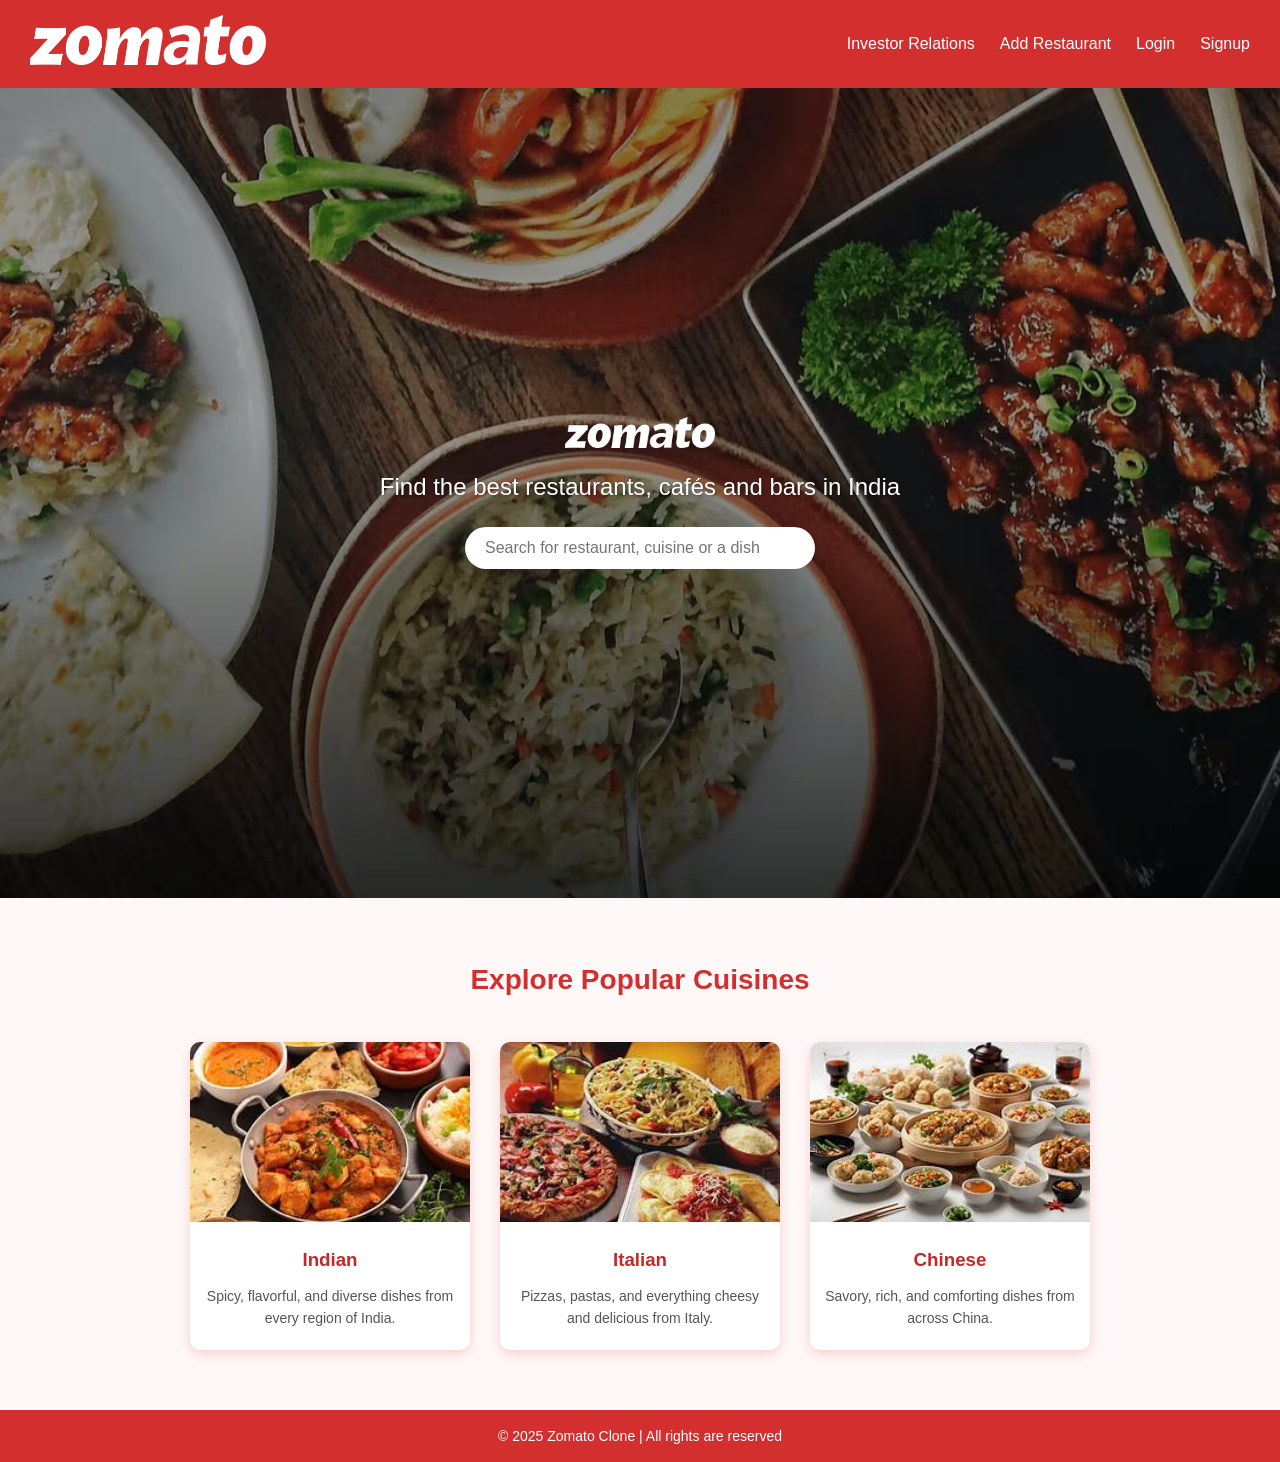
<file: Zomato Clone Website/index.html>
<!DOCTYPE html>
<html lang="en">
<head>
  <meta charset="UTF-8" />
  <meta name="viewport" content="width=device-width, initial-scale=1.0"/>
  <title>ZOMATO - Order Food Online</title>
  <link rel="stylesheet" href="css/style.css" />
</head>
<body>

  <!-- Header -->
  <header>
    <div class="logo">
      <img src="img/logo.png" alt="Zomato Logo" />
    </div>
    <nav>
      <ul>
        <li><a href="investorRelations.html">Investor Relations</a></li>
        <li><a href="add-restaurant.html">Add Restaurant</a></li>
        <li><a href="login.html">Login</a></li>
        <li><a href="signup.html">Signup</a></li>
      </ul>
    </nav>
  </header>

  <!-- Main Content -->
  <main>
    <!-- Hero Section -->
    <section class="hero">
      <img src="img/logo.png" alt="Zomato Main Logo" />
      <p>Find the best restaurants, cafés and bars in India</p>
      <input type="text" placeholder="Search for restaurant, cuisine or a dish" />
    </section>

    <!-- Food Info Section -->
    <section class="food-info">
      <h2>Explore Popular Cuisines</h2>
      <div class="cards">
        <div class="card">
          <img src="img/indian.jpg" alt="Indian Food" />
          <h3>Indian</h3>
          <p>Spicy, flavorful, and diverse dishes from every region of India.</p>
        </div>
        <div class="card">
          <img src="img/italian.jpg" alt="Italian Food" />
          <h3>Italian</h3>
          <p>Pizzas, pastas, and everything cheesy and delicious from Italy.</p>
        </div>
        <div class="card">
          <img src="img/chinese.jpg" alt="Chinese Food" />
          <h3>Chinese</h3>
          <p>Savory, rich, and comforting dishes from across China.</p>
        </div>
      </div>
    </section>
  </main>

  <!-- Footer -->
  <footer>
    &copy; 2025 Zomato Clone | All rights are reserved
  </footer>

  <!-- JavaScript -->
  <script src="js/script.js"></script>
</body>
</html>
</file>
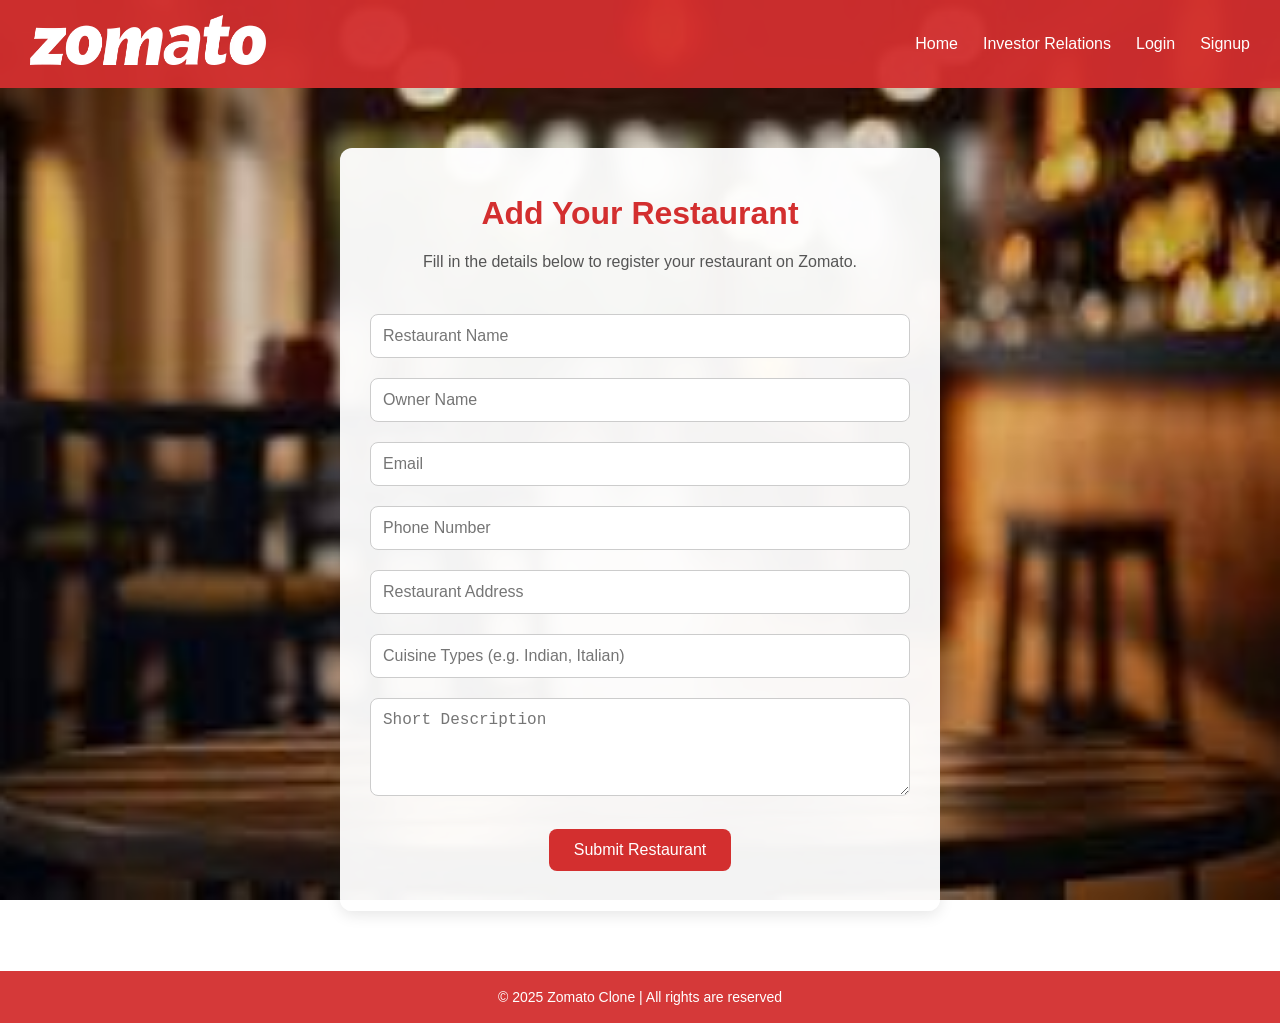
<file: Zomato Clone Website/add-restaurant.html>
<!DOCTYPE html>
<html lang="en">
<head>
  <meta charset="UTF-8" />
  <meta name="viewport" content="width=device-width, initial-scale=1.0"/>
  <title>Add Restaurant - Zomato Clone</title>
  <link rel="stylesheet" href="css/add-restaurant.css" />
</head>
<body>

  <!-- Header -->
  <header>
    <div class="logo">
      <img src="img/logo.png" alt="Zomato Logo" />
    </div>
    <nav>
      <ul>
        <li><a href="index.html">Home</a></li>
        <li><a href="investor.html">Investor Relations</a></li>
        <li><a href="login.html">Login</a></li>
        <li><a href="signup.html">Signup</a></li>
      </ul>
    </nav>
  </header>

  <!-- Main Content -->
  <main class="add-restaurant-form">
    <h1>Add Your Restaurant</h1>
    <p>Fill in the details below to register your restaurant on Zomato.</p>

    <form id="restaurantForm">
      <input type="text" id="name" placeholder="Restaurant Name" required />
      <input type="text" id="owner" placeholder="Owner Name" required />
      <input type="email" id="email" placeholder="Email" required />
      <input type="tel" id="phone" placeholder="Phone Number" required />
      <input type="text" id="address" placeholder="Restaurant Address" required />
      <input type="text" id="cuisine" placeholder="Cuisine Types (e.g. Indian, Italian)" required />
      <textarea id="description" placeholder="Short Description" rows="4" required></textarea>
      <button type="submit">Submit Restaurant</button>
    </form>

    <div id="successMessage" class="hidden">✅ Your restaurant was submitted successfully!</div>
  </main>

  <!-- Footer -->
  <footer>
    &copy; 2025 Zomato Clone | All rights are reserved
  </footer>

  <script src="js/add-restaurant.js"></script>
</body>
</html>
</file>
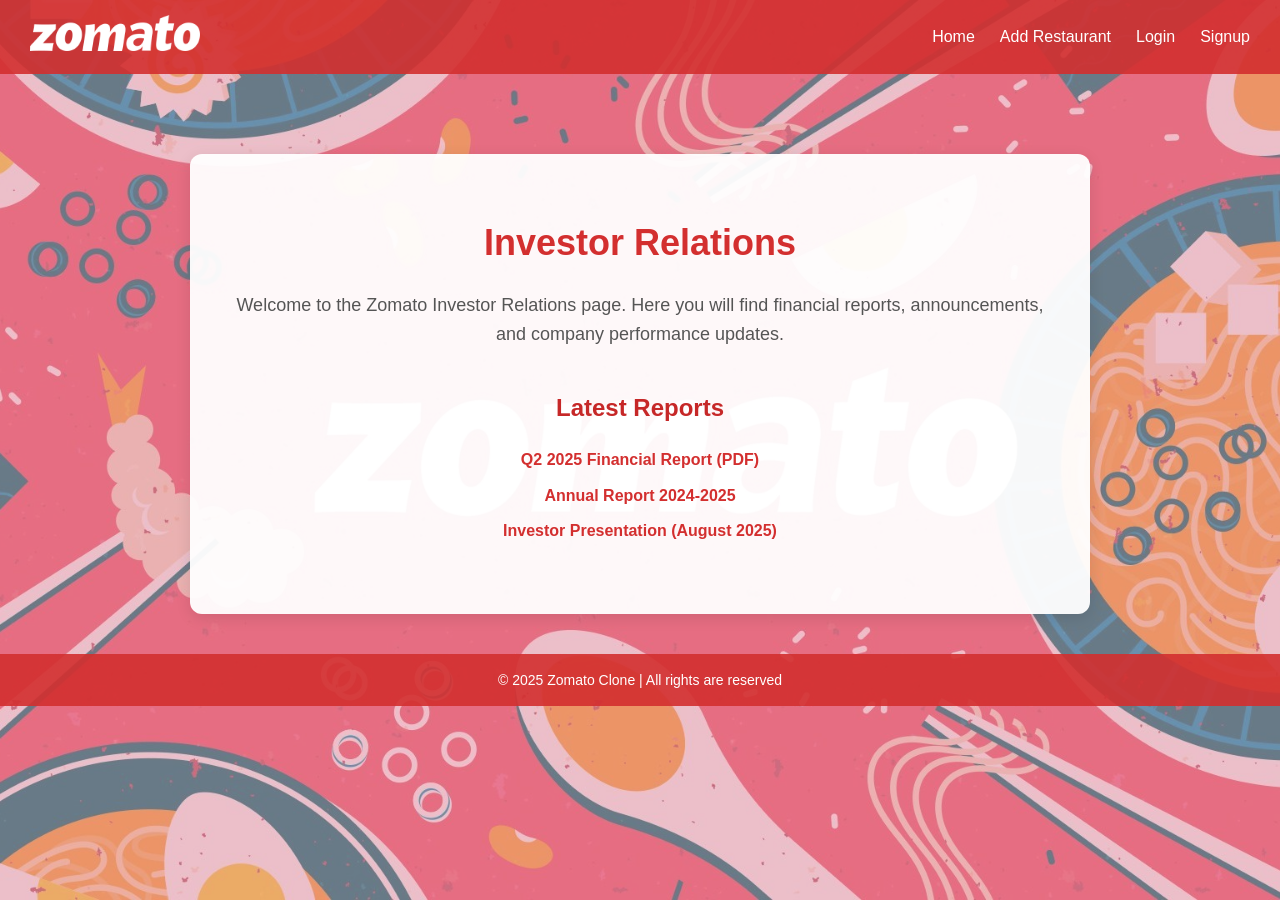
<file: Zomato Clone Website/investorRelations.html>
<!DOCTYPE html>
<html lang="en">
<head>
  <meta charset="UTF-8" />
  <meta name="viewport" content="width=device-width, initial-scale=1.0"/>
  <title>Investor Relations - Zomato Clone</title>
  <link rel="stylesheet" href="css/investor.css" />
</head>
<body>

  <!-- Header -->
  <header>
    <div class="logo">
      <img src="img/logo.png" alt="Zomato Logo" />
    </div>
    <nav>
      <ul>
        <li><a href="index.html">Home</a></li>
        <li><a href="add-restaurant.html">Add Restaurant</a></li>
        <li><a href="login.html">Login</a></li>
        <li><a href="signup.html">Signup</a></li>
      </ul>
    </nav>
  </header>

  <!-- Main Content -->
  <main class="investor-content">
    <h1>Investor Relations</h1>
    <p>Welcome to the Zomato Investor Relations page. Here you will find financial reports, announcements, and company performance updates.</p>

    <section class="report-section">
      <h2>Latest Reports</h2>
      <ul>
        <li><a href="#">Q2 2025 Financial Report (PDF)</a></li>
        <li><a href="#">Annual Report 2024-2025</a></li>
        <li><a href="#">Investor Presentation (August 2025)</a></li>
      </ul>
    </section>
  </main>

  <!-- Footer -->
  <footer>
    &copy; 2025 Zomato Clone | All rights are reserved
  </footer>

  <script src="js/investor.js"></script>
</body>
</html>
</file>
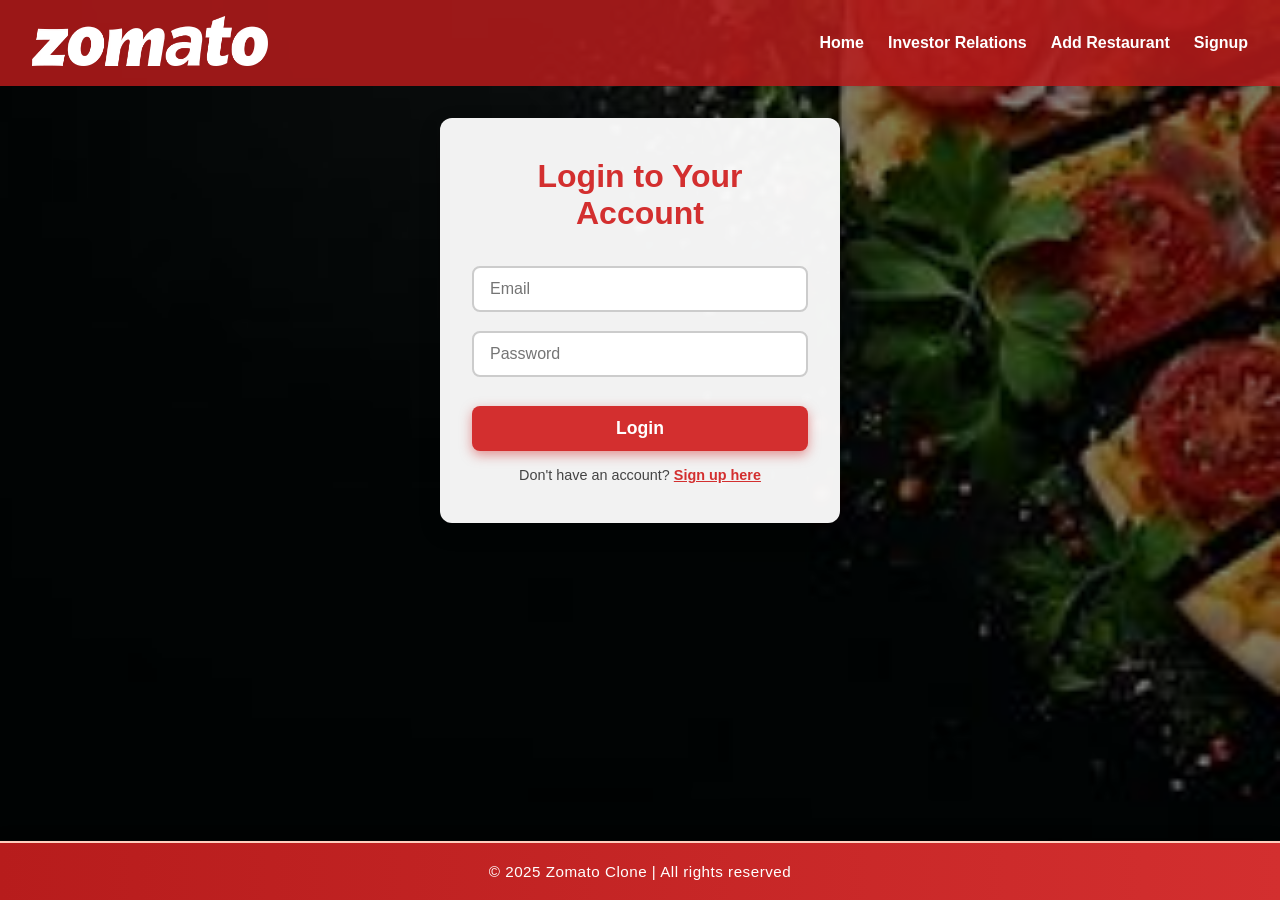
<file: Zomato Clone Website/login.html>
<!DOCTYPE html>
<html lang="en">
<head>
  <meta charset="UTF-8" />
  <meta name="viewport" content="width=device-width, initial-scale=1.0"/>
  <title>Login - Zomato Clone</title>
  <link rel="stylesheet" href="css/login.css" />
</head>
<body>

  <!-- Header -->
  <header>
    <div class="logo">
      <img src="img/logo.png" alt="Zomato Logo" />
    </div>
    <nav>
      <ul>
        <li><a href="index.html">Home</a></li>
        <li><a href="investor.html">Investor Relations</a></li>
        <li><a href="add-restaurant.html">Add Restaurant</a></li>
        <li><a href="signup.html">Signup</a></li>
      </ul>
    </nav>
  </header>

  <!-- Main Login Section -->
  <main>
    <section class="login-form">
      <form>
        <h1>Login to Your Account</h1>
        <input type="email" name="email" placeholder="Email" required />
        <input type="password" name="password" placeholder="Password" required />
        <button type="submit">Login</button>
        <p>Don't have an account? <a href="signup.html">Sign up here</a></p>
      </form>
    </section>
  </main>

  <!-- Footer -->
  <footer>
    &copy; 2025 Zomato Clone | All rights reserved
  </footer>

</body>
</html>
</file>
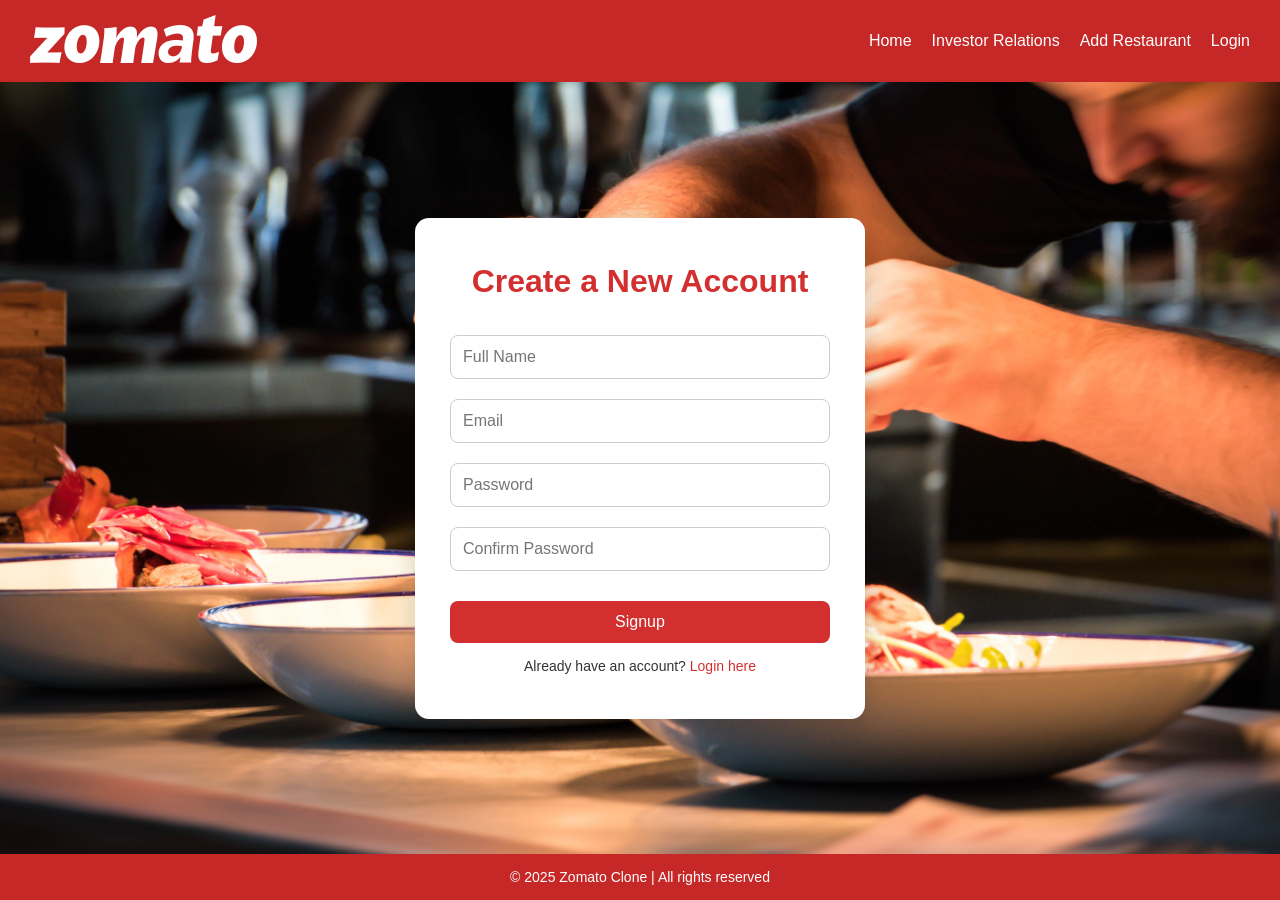
<file: Zomato Clone Website/signup.html>
<!DOCTYPE html>
<html lang="en">
<head>
  <meta charset="UTF-8" />
  <meta name="viewport" content="width=device-width, initial-scale=1.0"/>
  <title>Signup - Zomato Clone</title>
  <link rel="stylesheet" href="css/signup.css" />
</head>
<body>

  <header>
    <div class="logo">
      <img src="img/logo.png" alt="Zomato Logo" />
    </div>
    <nav>
      <ul>
        <li><a href="index.html">Home</a></li>
        <li><a href="investor.html">Investor Relations</a></li>
        <li><a href="add-restaurant.html">Add Restaurant</a></li>
        <li><a href="login.html">Login</a></li>
      </ul>
    </nav>
  </header>

  <main class="signup-form">
    

    <form>
        <h1>Create a New Account</h1>
      <input type="text" placeholder="Full Name" required />
      <input type="email" placeholder="Email" required />
      <input type="password" placeholder="Password" required />
      <input type="password" placeholder="Confirm Password" required />
      <button type="submit">Signup</button>
      <p>Already have an account? <a href="login.html">Login here</a></p>
    </form>
  </main>

  <footer>
    &copy; 2025 Zomato Clone | All rights reserved
  </footer>

</body>
</html>
</file>
<file: Zomato Clone Website/css/style.css>
/* Reset */
* {
  margin: 0;
  padding: 0;
  box-sizing: border-box;
}

body {
  font-family: 'Segoe UI', Tahoma, Geneva, Verdana, sans-serif;
  background-color: #fff;
  color: #333;
  line-height: 1.6;
}

/* Header */
header {
  background-color: #d32f2f;
  padding: 15px 30px;
  display: flex;
  justify-content: space-between;
  align-items: center;
  flex-wrap: wrap;
}

header .logo img {
  height: 50px;
}

header nav ul {
  list-style: none;
  display: flex;
  gap: 25px;
}

header nav ul li a {
  color: #fff;
  text-decoration: none;
  font-weight: 500;
  text-transform: capitalize;
  transition: color 0.3s;
}

header nav ul li a:hover {
  color: #ffe0b2;
}

/* Hero Section */
.hero {
  background: url('../img/bg.png') no-repeat center center/cover;
  height: 90vh;
  display: flex;
  flex-direction: column;
  justify-content: center;
  align-items: center;
  text-align: center;
  padding: 20px;
  color: #fff;
}

.hero img {
  width: 150px;
  margin-bottom: 20px;
  animation: bounce 2s infinite;
}

.hero p {
  font-size: 24px;
  margin-bottom: 20px;
  text-shadow: 1px 1px 3px rgba(0, 0, 0, 0.4);
}

.hero input[type="text"] {
  padding: 12px 20px;
  width: 350px;
  max-width: 90%;
  border: none;
  border-radius: 25px;
  font-size: 16px;
  outline: none;
  background-color: #fff;
  transition: box-shadow 0.3s;
}

.hero input[type="text"]:focus {
  box-shadow: 0 0 10px #ff8a65;
}

/* Food Info Section */
.food-info {
  padding: 60px 30px;
  background-color: #fff8f8;
  text-align: center;
}

.food-info h2 {
  font-size: 28px;
  color: #d32f2f;
  margin-bottom: 40px;
}

.cards {
  display: flex;
  justify-content: center;
  gap: 30px;
  flex-wrap: wrap;
}

.card {
  background-color: white;
  border-radius: 10px;
  box-shadow: 0 4px 12px rgba(211, 47, 47, 0.2);
  overflow: hidden;
  width: 280px;
  transition: transform 0.3s ease, opacity 0.3s ease;
}

.card:hover {
  transform: translateY(-10px);
}

.card img {
  width: 100%;
  height: 180px;
  object-fit: cover;
}

.card h3 {
  margin: 15px 0 10px;
  color: #c62828;
}

.card p {
  padding: 0 15px 20px;
  font-size: 14px;
  color: #555;
}

/* Footer */
footer {
  background-color: #d32f2f;
  color: white;
  text-align: center;
  padding: 15px 10px;
  font-size: 14px;
}

/* Animations */
@keyframes bounce {
  0%, 100% {
    transform: translateY(0);
  }
  50% {
    transform: translateY(-10px);
  }
}

/* Responsive */
@media (max-width: 768px) {
  header {
    flex-direction: column;
    align-items: flex-start;
  }

  header nav ul {
    flex-direction: column;
    gap: 10px;
    margin-top: 10px;
  }

  .cards {
    flex-direction: column;
    align-items: center;
  }

  .hero p {
    font-size: 18px;
  }
}
</file>
<file: Zomato Clone Website/css/add-restaurant.css>
/* add-restaurant.css */

/* Reset and base */
* {
  margin: 0;
  padding: 0;
  box-sizing: border-box;
}

html, body {
  height: 100%;
}

body {
  font-family: 'Segoe UI', Tahoma, Geneva, Verdana, sans-serif;
  background: url('../img/add-restaurant-bg.jpg') no-repeat center center fixed;
  background-size: cover;
  color: #333;
  line-height: 1.6;
  position: relative;
  z-index: 0;
  overflow-x: hidden;
}

/* Background overlay (optional, for readability) */
body::before {
  content: "";
  position: absolute;
  top: 0;
  left: 0;
  width: 100%;
  height: 100%;
 
  z-index: -1;
}

/* Header */
header {
  background-color: rgba(211, 47, 47, 0.95); /* Slight transparency */
  padding: 15px 30px;
  display: flex;
  justify-content: space-between;
  align-items: center;
}

header .logo img {
  height: 50px;
}

header nav ul {
  list-style: none;
  display: flex;
  gap: 25px;
}

header nav ul li a {
  color: #fff;
  text-decoration: none;
  font-weight: 500;
  transition: color 0.3s;
}

header nav ul li a:hover {
  color: #ffe0b2;
}

/* Main Form Content */
.add-restaurant-form {
  max-width: 600px;
  margin: 60px auto;
  background-color: rgba(255, 255, 255, 0.95);
  padding: 40px 30px;
  border-radius: 12px;
  box-shadow: 0 4px 15px rgba(0, 0, 0, 0.1);
  text-align: center;
  z-index: 10;
  position: relative;
}

.add-restaurant-form h1 {
  color: #d32f2f;
  margin-bottom: 10px;
}

.add-restaurant-form p {
  margin-bottom: 30px;
  color: #555;
}

form input,
form textarea {
  width: 100%;
  padding: 12px;
  margin: 10px 0;
  border: 1px solid #ccc;
  border-radius: 8px;
  font-size: 16px;
}

form button {
  background-color: #d32f2f;
  color: #fff;
  padding: 12px 25px;
  border: none;
  border-radius: 8px;
  font-size: 16px;
  cursor: pointer;
  margin-top: 15px;
  transition: background-color 0.3s;
}

form button:hover {
  background-color: #b71c1c;
}

#successMessage {
  margin-top: 20px;
  color: green;
  font-weight: bold;
  display: none;
}

#successMessage.visible {
  display: block;
}

/* Footer */
footer {
  background-color: rgba(211, 47, 47, 0.95);
  color: white;
  text-align: center;
  padding: 15px 10px;
  font-size: 14px;
  position: relative;
  z-index: 10;
}
</file>
<file: Zomato Clone Website/css/investor.css>
/* investor.css */

/* Reset and Base */
* {
  margin: 0;
  padding: 0;
  box-sizing: border-box;
}

html, body {
  height: 100%;
}

body {
  font-family: 'Segoe UI', Tahoma, Geneva, Verdana, sans-serif;
  color: #333;
  line-height: 1.6;
  position: relative; /* Needed for overlay positioning */
  min-height: 100vh;
  background: url('../img/investor-bg.jpg') no-repeat center center fixed;
  background-size: cover;
  overflow-x: hidden;
}

/* Overlay for readability */
body::before {
  content: "";
  position: absolute; /* Changed from fixed */
  top: 0;
  left: 0;
  height: 100%;
  width: 100%;
  background-color: rgba(255, 255, 255, 0.4); /* Reduced opacity to let bg show */
  z-index: 0; /* Behind content but above background */
}

/* Header */
header {
  background-color: rgba(211, 47, 47, 0.9); /* Use semi-transparent so bg shows */
  padding: 15px 30px;
  display: flex;
  justify-content: space-between;
  align-items: center;
  flex-wrap: wrap;
  position: relative;
  z-index: 10; /* Above overlay */
}

header .logo img {
  height: 36px;
}

header nav ul {
  list-style: none;
  display: flex;
  gap: 25px;
}

header nav ul li a {
  color: #fff;
  text-decoration: none;
  font-weight: 500;
  text-transform: capitalize;
  transition: color 0.3s;
}

header nav ul li a:hover {
  color: #ffe0b2;
}

/* Main Content */
.investor-content {
  padding: 60px 30px;
  max-width: 900px;
  margin: 80px auto 40px;
  text-align: center;
  background-color: rgba(255, 255, 255, 0.95);
  border-radius: 12px;
  box-shadow: 0 4px 15px rgba(0, 0, 0, 0.1);
  position: relative;
  z-index: 10; /* Above overlay */
}

.investor-content h1 {
  font-size: 36px;
  color: #d32f2f;
  margin-bottom: 20px;
}

.investor-content p {
  font-size: 18px;
  color: #555;
  margin-bottom: 40px;
}

.report-section h2 {
  font-size: 24px;
  margin-bottom: 20px;
  color: #c62828;
}

.report-section ul {
  list-style: none;
  padding-left: 0;
}

.report-section ul li {
  margin: 10px 0;
}

.report-section ul li a {
  color: #d32f2f;
  text-decoration: none;
  font-weight: bold;
  transition: color 0.3s;
}

.report-section ul li a:hover {
  color: #ff7043;
}

/* Footer */
footer {
  background-color: rgba(211, 47, 47, 0.9);
  color: white;
  text-align: center;
  padding: 15px 10px;
  font-size: 14px;
  position: relative;
  z-index: 10;
}
</file>
<file: Zomato Clone Website/css/login.css>
/* Reset & Base */
* {
  margin: 0;
  padding: 0;
  box-sizing: border-box;
}

html, body {
  height: 100%;
}

body {
  font-family: 'Segoe UI', Tahoma, Geneva, Verdana, sans-serif;
  background: url('../img/login-bg.jpg') no-repeat center center/cover;
  background-color: #1a1a1a; /* Fallback */
  display: flex;
  flex-direction: column;
  color: #fff;
  position: relative;
}

/* Subtle dark overlay for readability */
body::before {
  content: "";
  position: fixed;
  inset: 0;
  background: rgba(0, 0, 0, 0.5);
  z-index: 0;
}

/* Header */
header {
  background-color: rgba(183, 28, 28, 0.85);
  padding: 1rem 2rem;
  display: flex;
  justify-content: space-between;
  align-items: center;
  z-index: 1;
  position: relative;
}

header .logo img {
  height: 50px;
}

nav ul {
  list-style: none;
  display: flex;
  gap: 1.5rem;
}

nav ul li a {
  color: #fff;
  text-decoration: none;
  font-weight: 600;
  font-size: 1rem;
  transition: color 0.3s ease;
}

nav ul li a:hover {
  color: #ffccbc;
}

/* Login Form Section */
.login-form {
  flex: 1;
  display: flex;
  justify-content: center;
  align-items: center;
  z-index: 1;
  padding: 2rem 1rem;
  position: relative;
}

.login-form form {
  background-color: rgba(255, 255, 255, 0.95);
  padding: 2.5rem 2rem;
  border-radius: 12px;
  width: 100%;
  max-width: 400px;
  box-shadow: 0 8px 20px rgba(0, 0, 0, 0.3);
  text-align: center;
  animation: fadeInUp 0.6s ease;
}

.login-form h1 {
  font-size: 2rem;
  color: #d32f2f;
  margin-bottom: 1.5rem;
}

/* Input Fields */
.login-form input {
  width: 100%;
  padding: 0.75rem 1rem;
  margin: 0.6rem 0;
  border: 2px solid #ccc;
  border-radius: 8px;
  font-size: 1rem;
  transition: border-color 0.3s, box-shadow 0.3s;
}

.login-form input:focus {
  border-color: #ff7043;
  box-shadow: 0 0 8px rgba(255, 112, 67, 0.6);
  outline: none;
}

/* Login Button */
.login-form button {
  width: 100%;
  padding: 0.75rem;
  margin-top: 1.25rem;
  font-size: 1.1rem;
  font-weight: 600;
  background-color: #d32f2f;
  color: #fff;
  border: none;
  border-radius: 8px;
  cursor: pointer;
  transition: background 0.3s, box-shadow 0.3s;
  box-shadow: 0 4px 12px rgba(211, 47, 47, 0.5);
}

.login-form button:hover {
  background-color: #b71c1c;
  box-shadow: 0 6px 18px rgba(183, 28, 28, 0.7);
}

/* Extra Links */
.login-form p {
  margin-top: 1rem;
  font-size: 0.9rem;
  color: #444;
}

.login-form a {
  color: #d32f2f;
  font-weight: 600;
}

.login-form a:hover {
  text-decoration: underline;
}

/* Footer */
footer {
  background: linear-gradient(90deg, #b71c1c, #d32f2f);
  color: #fff;
  text-align: center;
  padding: 20px 15px;
  font-size: 0.95rem;
  font-weight: 500;
  letter-spacing: 0.5px;
  box-shadow: 0 -3px 12px rgba(0, 0, 0, 0.2);
  margin-top: auto;
  position: relative;
  z-index: 1;
  border-top: 2px solid #ffccbc;
}

/* Fade-in Animation */
@keyframes fadeInUp {
  from {
    opacity: 0;
    transform: translateY(30px);
  }
  to {
    opacity: 1;
    transform: translateY(0);
  }
}

/* Responsive */
@media (max-width: 480px) {
  header {
    flex-direction: column;
    gap: 0.8rem;
  }

  .login-form form {
    padding: 2rem 1.5rem;
  }
}
</file>
<file: Zomato Clone Website/css/signup.css>
/* signup.css */

* {
  margin: 0;
  padding: 0;
  box-sizing: border-box;
}

body {
  font-family: 'Segoe UI', Tahoma, Geneva, Verdana, sans-serif;
  background: url('../img/signup-bg.jpg') no-repeat center center fixed;
  background-size: cover;
  min-height: 100vh;
  display: flex;
  flex-direction: column;
  color: #333;
  position: relative;
  z-index: 0;
}

/* Semi-transparent white overlay */
body::before {
  content: '';
  position: fixed;
  top: 0;
  left: 0;
  height: 100%;
  width: 100%;
 
  z-index: -1;
}

/* Header */
header {
  background-color: #c62828;
  padding: 15px 30px;
  display: flex;
  justify-content: space-between;
  align-items: center;
  z-index: 10; /* To ensure it stays above overlay */
  position: relative;
}

header .logo img {
  height: 48px;
}

header nav ul {
  list-style: none;
  display: flex;
  gap: 20px;
}

header nav ul li a {
  color: #fff;
  text-decoration: none;
  font-weight: 500;
  transition: color 0.3s ease;
}

header nav ul li a:hover {
  color: #ffccbc;
}

/* Signup Form */
.signup-form {
  flex: 1;
  display: flex;
  justify-content: center;
  align-items: center;
  padding: 60px 20px;
  position: relative;
  z-index: 5;
}

.signup-form form {
  background-color: white;
  padding: 45px 35px;
  border-radius: 14px;
  box-shadow: 0 8px 25px rgba(0, 0, 0, 0.15);
  width: 100%;
  max-width: 450px;
  text-align: center;
}

.signup-form h1 {
  color: #d32f2f;
  margin-bottom: 25px;
}

.signup-form input {
  width: 100%;
  padding: 12px;
  margin: 10px 0;
  border: 1px solid #ccc;
  border-radius: 8px;
  font-size: 16px;
  transition: border-color 0.3s ease;
}

.signup-form input:focus {
  border-color: #d32f2f;
  outline: none;
}

.signup-form button {
  background-color: #d32f2f;
  color: white;
  width: 100%;
  padding: 12px;
  font-size: 16px;
  border: none;
  border-radius: 8px;
  margin-top: 20px;
  cursor: pointer;
  transition: background-color 0.3s ease;
}

.signup-form button:hover {
  background-color: #b71c1c;
}

.signup-form p {
  margin-top: 15px;
  font-size: 14px;
}

.signup-form a {
  color: #d32f2f;
  text-decoration: none;
}

.signup-form a:hover {
  text-decoration: underline;
}

/* Footer */
footer {
  background-color: #c62828;
  color: white;
  text-align: center;
  padding: 15px;
  font-size: 14px;
  position: relative;
  z-index: 10;
}
</file>
